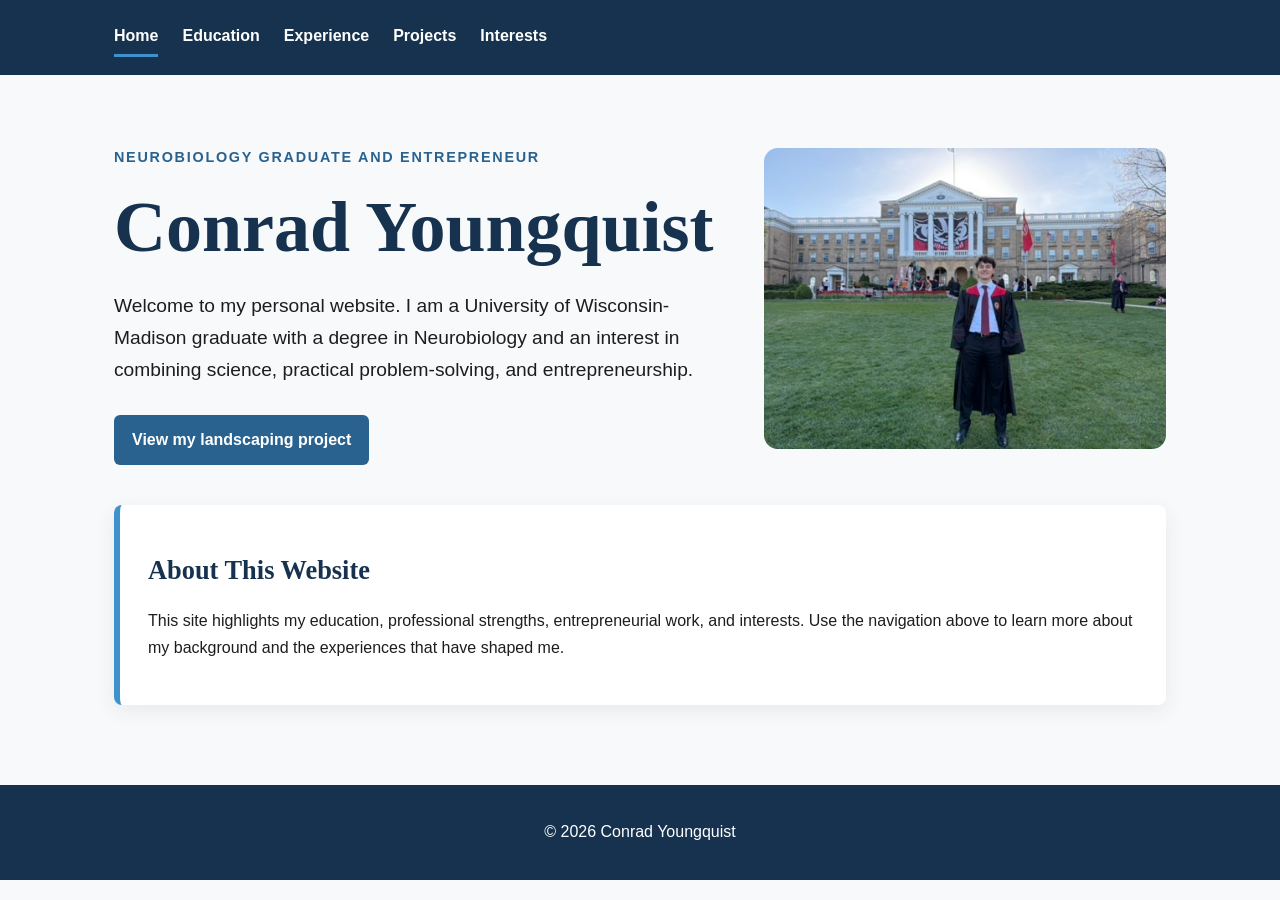
<file: index.html>
<!DOCTYPE html>
<html lang="en">
<head>
    <meta charset="UTF-8">
    <meta name="viewport" content="width=device-width, initial-scale=1.0">
    <title>Home | Conrad Youngquist</title>
    <link rel="stylesheet" href="css/style.css">
</head>
<body>
    <header>
        <nav aria-label="Main navigation">
            <a class="current" href="index.html">Home</a>
            <a href="education/education.html">Education</a>
            <a href="experience/experience.html">Experience</a>
            <a href="projects/projects.html">Projects</a>
            <a href="interests/interests.html">Interests</a>
        </nav>
    </header>

    <main>
        <section class="hero">
            <div>
                <p class="eyebrow">Neurobiology graduate and entrepreneur</p>
                <h1>Conrad Youngquist</h1>
                <p class="lead">Welcome to my personal website. I am a University of Wisconsin-Madison graduate with a degree in Neurobiology and an interest in combining science, practical problem-solving, and entrepreneurship.</p>
                <a class="button" href="projects/projects.html">View my landscaping project</a>
            </div>
            <img src="images/graduation.jpeg" alt="Conrad Youngquist wearing graduation regalia in front of Bascom Hall at the University of Wisconsin-Madison">
        </section>

        <section class="card">
            <h2>About This Website</h2>
            <p>This site highlights my education, professional strengths, entrepreneurial work, and interests. Use the navigation above to learn more about my background and the experiences that have shaped me.</p>
        </section>
    </main>

    <footer><p>&copy; 2026 Conrad Youngquist</p></footer>
</body>
</html>
</file>
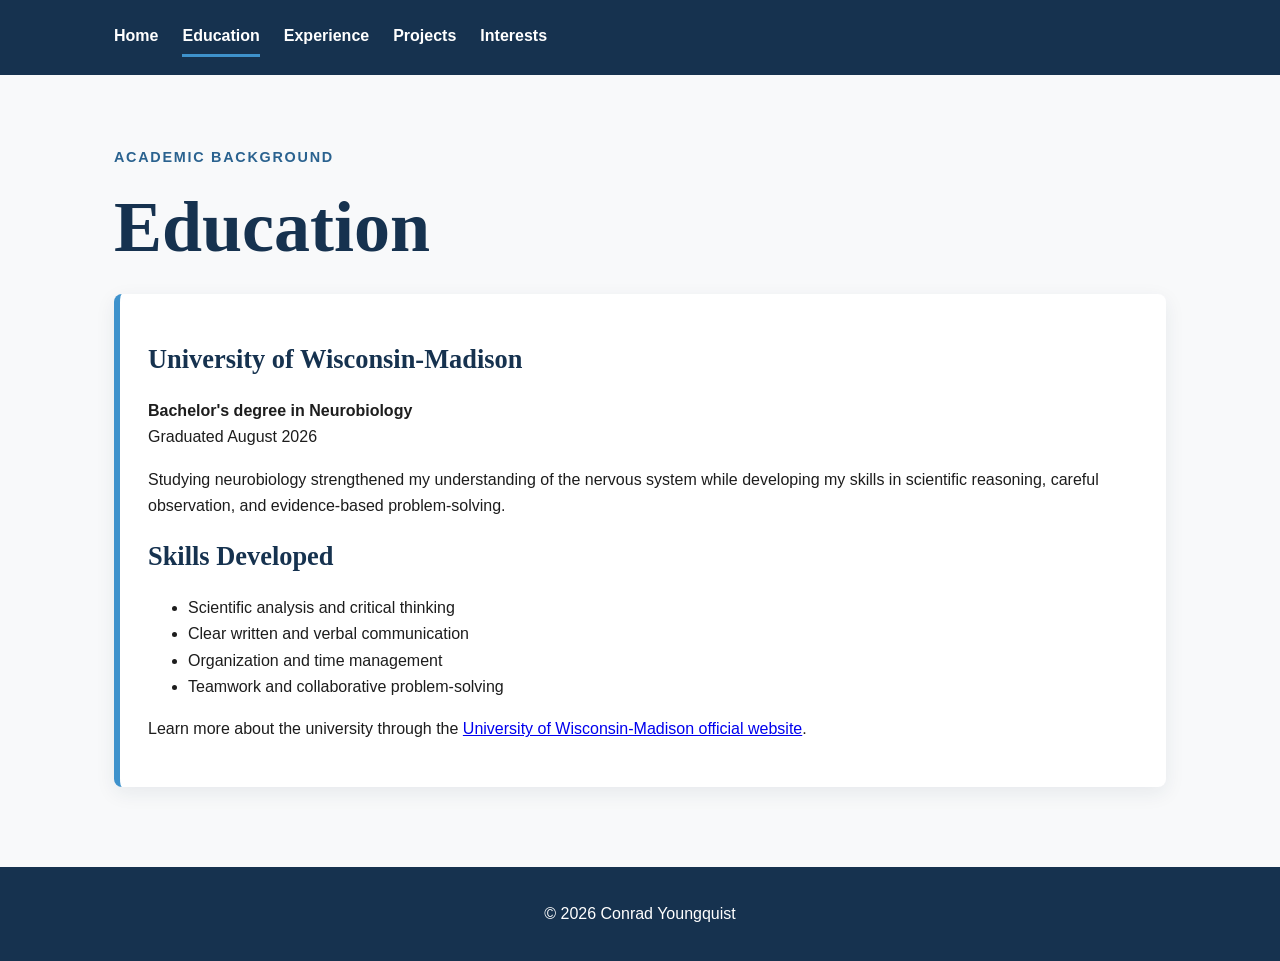
<file: education/education.html>
<!DOCTYPE html>
<html lang="en">
<head>
    <meta charset="UTF-8">
    <meta name="viewport" content="width=device-width, initial-scale=1.0">
    <title>Education | Conrad Youngquist</title>
    <link rel="stylesheet" href="../css/style.css">
</head>
<body>
    <header>
        <nav aria-label="Main navigation">
            <a href="../index.html">Home</a>
            <a class="current" href="education.html">Education</a>
            <a href="../experience/experience.html">Experience</a>
            <a href="../projects/projects.html">Projects</a>
            <a href="../interests/interests.html">Interests</a>
        </nav>
    </header>

    <main>
        <p class="eyebrow">Academic background</p>
        <h1>Education</h1>
        <section class="card">
            <h2>University of Wisconsin-Madison</h2>
            <p><strong>Bachelor's degree in Neurobiology</strong><br>Graduated August 2026</p>
            <p>Studying neurobiology strengthened my understanding of the nervous system while developing my skills in scientific reasoning, careful observation, and evidence-based problem-solving.</p>
            <h2>Skills Developed</h2>
            <ul>
                <li>Scientific analysis and critical thinking</li>
                <li>Clear written and verbal communication</li>
                <li>Organization and time management</li>
                <li>Teamwork and collaborative problem-solving</li>
            </ul>
            <p>Learn more about the university through the <a href="https://www.wisc.edu/">University of Wisconsin-Madison official website</a>.</p>
        </section>
    </main>

    <footer><p>&copy; 2026 Conrad Youngquist</p></footer>
</body>
</html>
</file>
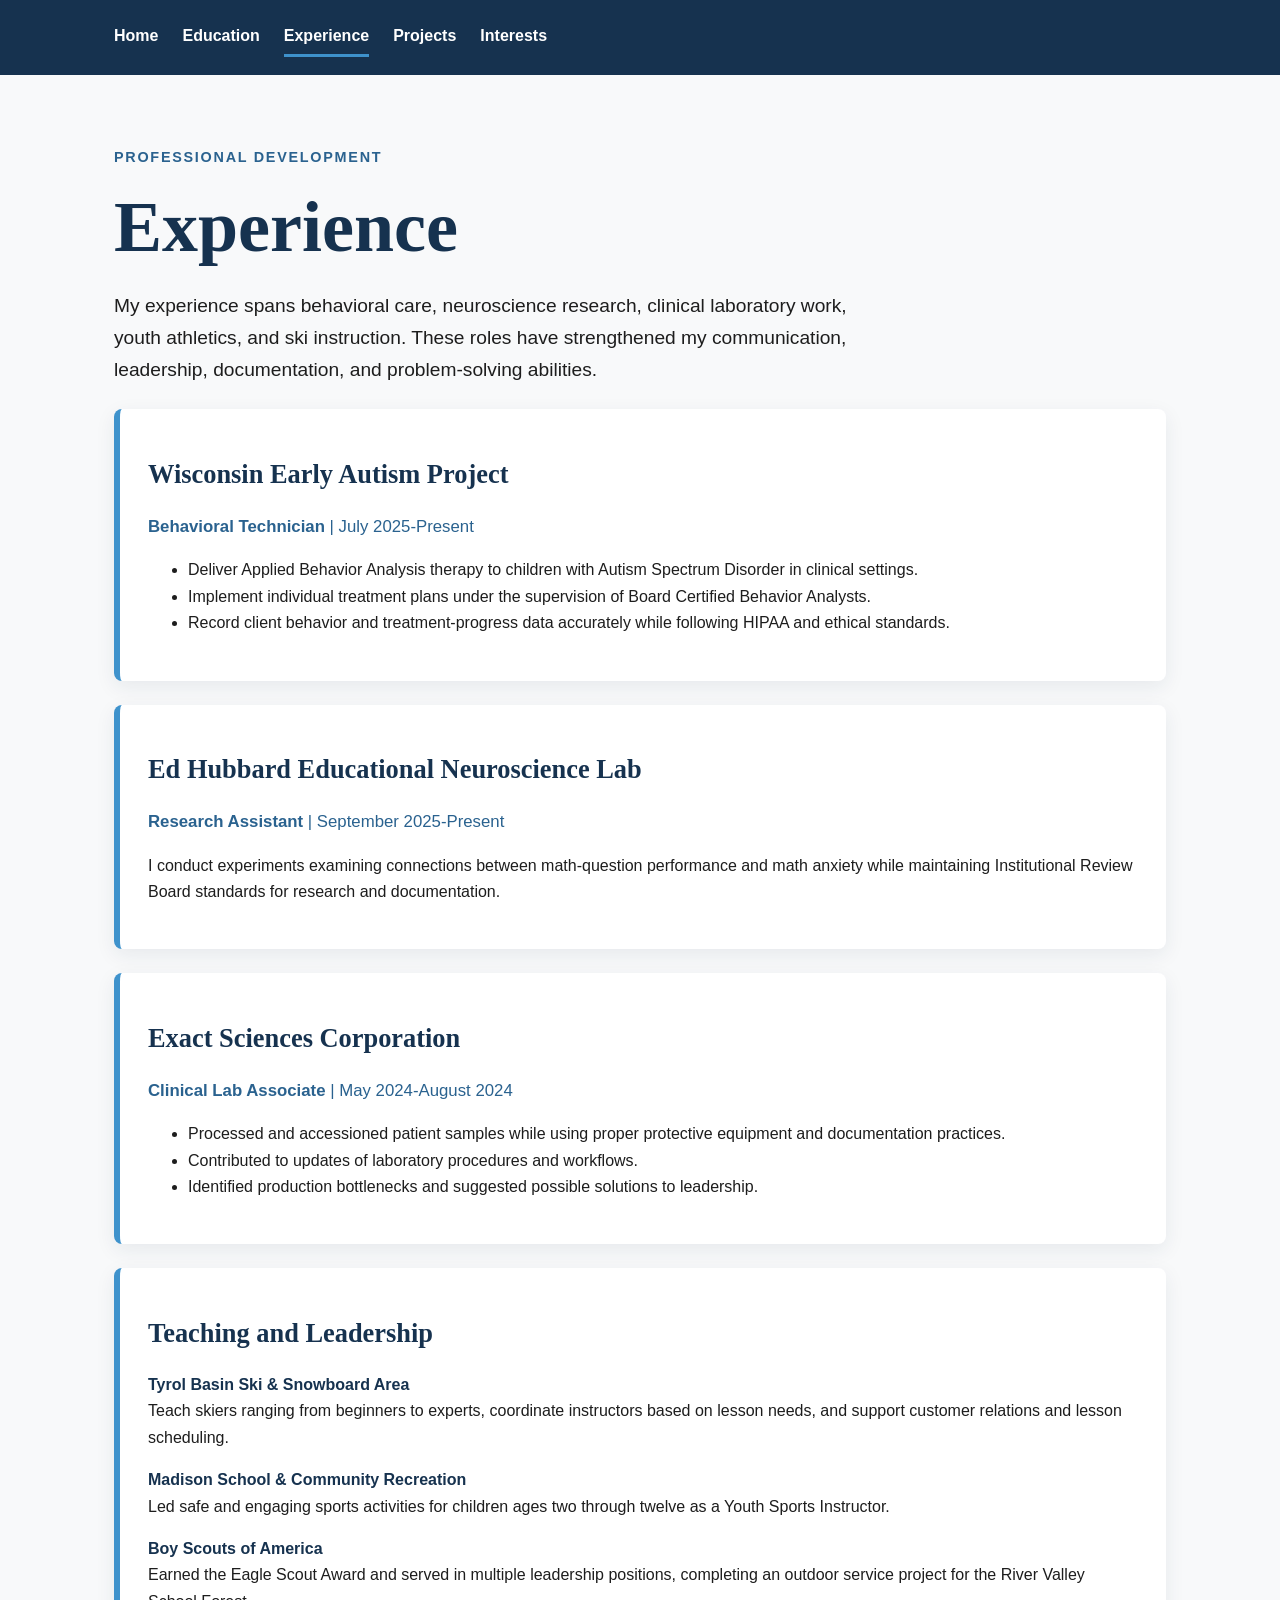
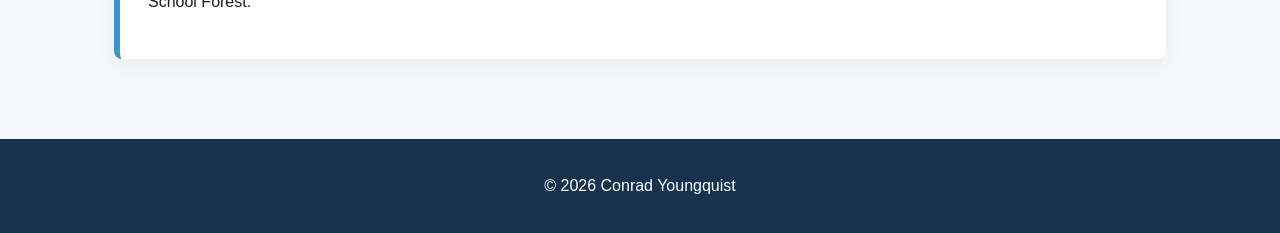
<file: experience/experience.html>
<!DOCTYPE html>
<html lang="en">
<head>
    <meta charset="UTF-8">
    <meta name="viewport" content="width=device-width, initial-scale=1.0">
    <title>Experience | Conrad Youngquist</title>
    <link rel="stylesheet" href="../css/style.css">
</head>
<body>
    <header>
        <nav aria-label="Main navigation">
            <a href="../index.html">Home</a>
            <a href="../education/education.html">Education</a>
            <a class="current" href="experience.html">Experience</a>
            <a href="../projects/projects.html">Projects</a>
            <a href="../interests/interests.html">Interests</a>
        </nav>
    </header>

    <main>
        <p class="eyebrow">Professional development</p>
        <h1>Experience</h1>
        <p class="lead">My experience spans behavioral care, neuroscience research, clinical laboratory work, youth athletics, and ski instruction. These roles have strengthened my communication, leadership, documentation, and problem-solving abilities.</p>

        <section class="card">
            <h2>Wisconsin Early Autism Project</h2>
            <p class="job-meta"><strong>Behavioral Technician</strong> | July 2025-Present</p>
            <ul>
                <li>Deliver Applied Behavior Analysis therapy to children with Autism Spectrum Disorder in clinical settings.</li>
                <li>Implement individual treatment plans under the supervision of Board Certified Behavior Analysts.</li>
                <li>Record client behavior and treatment-progress data accurately while following HIPAA and ethical standards.</li>
            </ul>
        </section>

        <section class="card">
            <h2>Ed Hubbard Educational Neuroscience Lab</h2>
            <p class="job-meta"><strong>Research Assistant</strong> | September 2025-Present</p>
            <p>I conduct experiments examining connections between math-question performance and math anxiety while maintaining Institutional Review Board standards for research and documentation.</p>
        </section>

        <section class="card">
            <h2>Exact Sciences Corporation</h2>
            <p class="job-meta"><strong>Clinical Lab Associate</strong> | May 2024-August 2024</p>
            <ul>
                <li>Processed and accessioned patient samples while using proper protective equipment and documentation practices.</li>
                <li>Contributed to updates of laboratory procedures and workflows.</li>
                <li>Identified production bottlenecks and suggested possible solutions to leadership.</li>
            </ul>
        </section>

        <section class="card">
            <h2>Teaching and Leadership</h2>
            <dl>
                <dt>Tyrol Basin Ski &amp; Snowboard Area</dt>
                <dd>Teach skiers ranging from beginners to experts, coordinate instructors based on lesson needs, and support customer relations and lesson scheduling.</dd>
                <dt>Madison School &amp; Community Recreation</dt>
                <dd>Led safe and engaging sports activities for children ages two through twelve as a Youth Sports Instructor.</dd>
                <dt>Boy Scouts of America</dt>
                <dd>Earned the Eagle Scout Award and served in multiple leadership positions, completing an outdoor service project for the River Valley School Forest.</dd>
            </dl>
        </section>
    </main>

    <footer><p>&copy; 2026 Conrad Youngquist</p></footer>
</body>
</html>
</file>
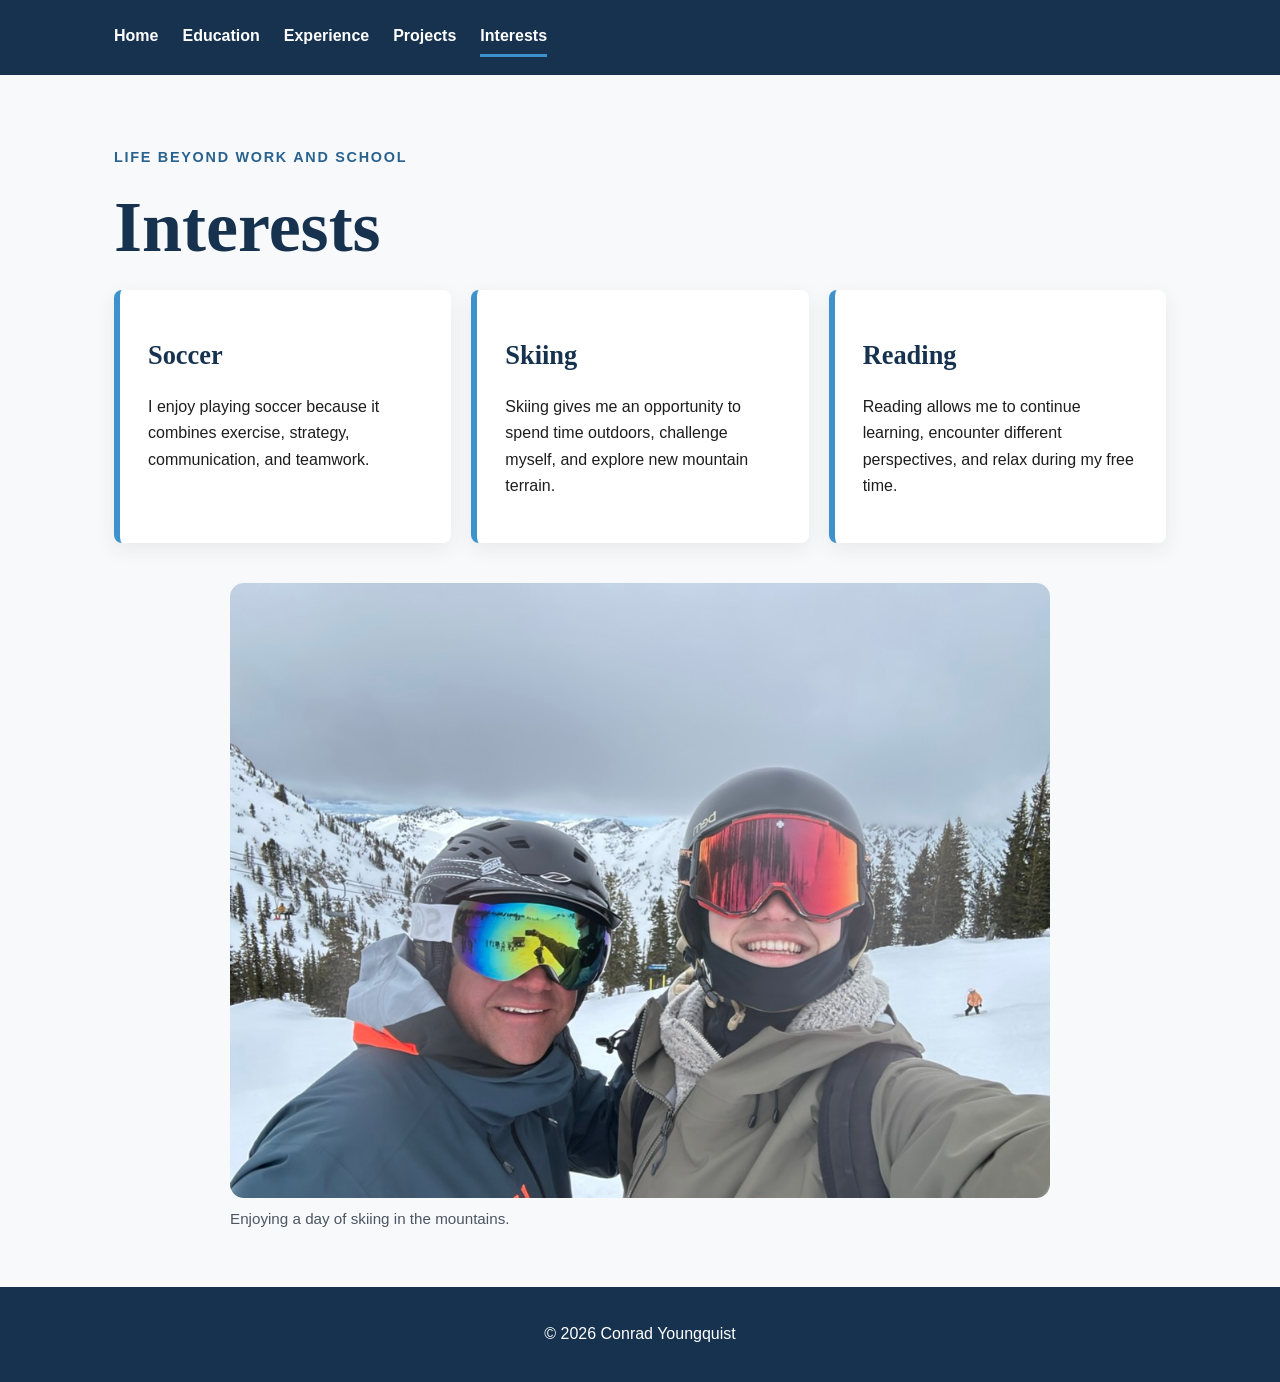
<file: interests/interests.html>
<!DOCTYPE html>
<html lang="en">
<head>
    <meta charset="UTF-8">
    <meta name="viewport" content="width=device-width, initial-scale=1.0">
    <title>Interests | Conrad Youngquist</title>
    <link rel="stylesheet" href="../css/style.css">
</head>
<body>
    <header>
        <nav aria-label="Main navigation">
            <a href="../index.html">Home</a>
            <a href="../education/education.html">Education</a>
            <a href="../experience/experience.html">Experience</a>
            <a href="../projects/projects.html">Projects</a>
            <a class="current" href="interests.html">Interests</a>
        </nav>
    </header>

    <main>
        <p class="eyebrow">Life beyond work and school</p>
        <h1>Interests</h1>
        <section class="interest-grid">
            <article class="card">
                <h2>Soccer</h2>
                <p>I enjoy playing soccer because it combines exercise, strategy, communication, and teamwork.</p>
            </article>
            <article class="card">
                <h2>Skiing</h2>
                <p>Skiing gives me an opportunity to spend time outdoors, challenge myself, and explore new mountain terrain.</p>
            </article>
            <article class="card">
                <h2>Reading</h2>
                <p>Reading allows me to continue learning, encounter different perspectives, and relax during my free time.</p>
            </article>
        </section>
        <figure class="wide-photo">
            <img src="../images/skiing.jpeg" alt="Conrad Youngquist and a companion wearing helmets and goggles on a snowy ski mountain">
            <figcaption>Enjoying a day of skiing in the mountains.</figcaption>
        </figure>
    </main>

    <footer><p>&copy; 2026 Conrad Youngquist</p></footer>
</body>
</html>
</file>
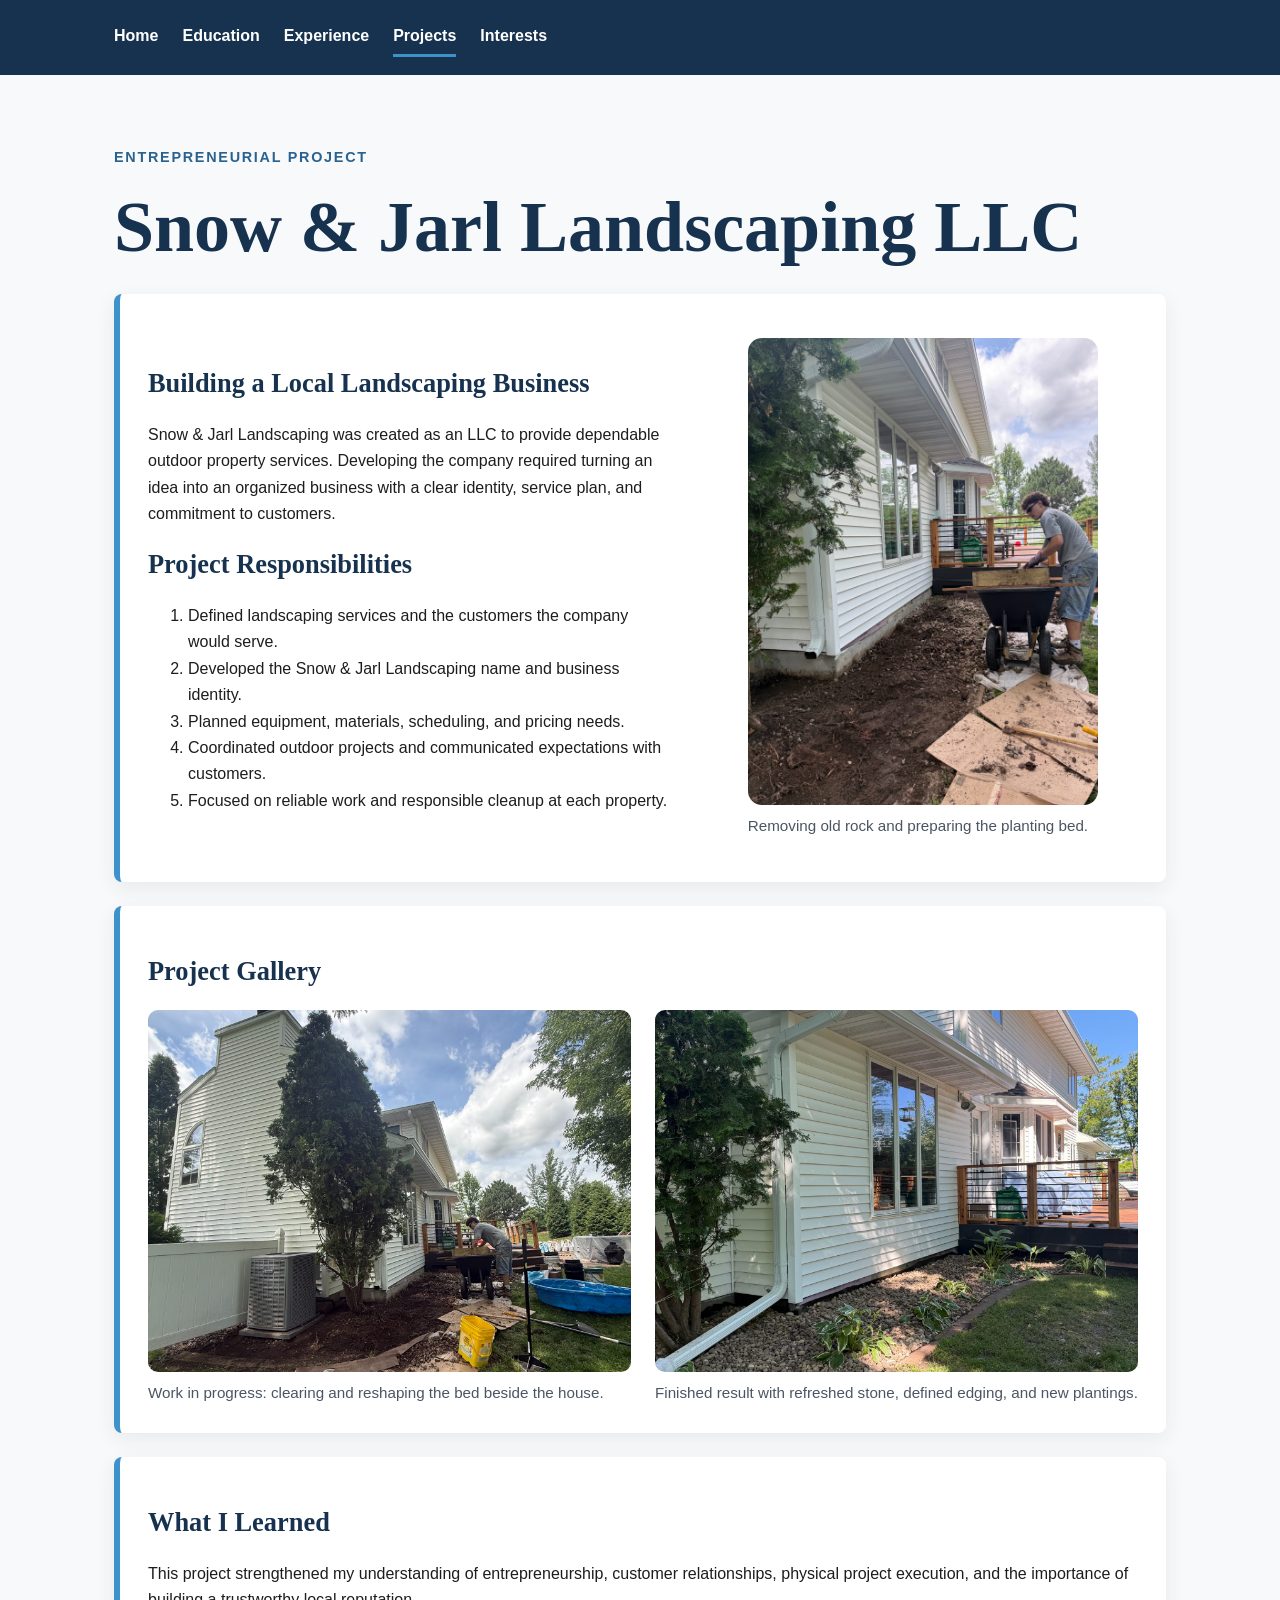
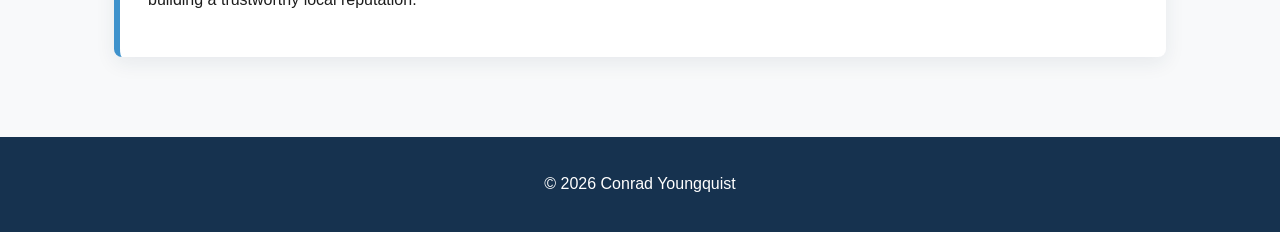
<file: projects/projects.html>
<!DOCTYPE html>
<html lang="en">
<head>
    <meta charset="UTF-8">
    <meta name="viewport" content="width=device-width, initial-scale=1.0">
    <title>Projects | Conrad Youngquist</title>
    <link rel="stylesheet" href="../css/style.css">
</head>
<body>
    <header>
        <nav aria-label="Main navigation">
            <a href="../index.html">Home</a>
            <a href="../education/education.html">Education</a>
            <a href="../experience/experience.html">Experience</a>
            <a class="current" href="projects.html">Projects</a>
            <a href="../interests/interests.html">Interests</a>
        </nav>
    </header>

    <main>
        <p class="eyebrow">Entrepreneurial project</p>
        <h1>Snow &amp; Jarl Landscaping LLC</h1>
        <section class="project-layout card">
            <div>
                <h2>Building a Local Landscaping Business</h2>
                <p>Snow &amp; Jarl Landscaping was created as an LLC to provide dependable outdoor property services. Developing the company required turning an idea into an organized business with a clear identity, service plan, and commitment to customers.</p>
                <h2>Project Responsibilities</h2>
                <ol>
                    <li>Defined landscaping services and the customers the company would serve.</li>
                    <li>Developed the Snow &amp; Jarl Landscaping name and business identity.</li>
                    <li>Planned equipment, materials, scheduling, and pricing needs.</li>
                    <li>Coordinated outdoor projects and communicated expectations with customers.</li>
                    <li>Focused on reliable work and responsible cleanup at each property.</li>
                </ol>
            </div>
            <figure>
                <img src="../images/landscaping-in-progress-close.jpeg" alt="Conrad removing old landscaping rock beside a house using a wheelbarrow">
                <figcaption>Removing old rock and preparing the planting bed.</figcaption>
            </figure>
        </section>
        <section class="card">
            <h2>Project Gallery</h2>
            <div class="project-gallery">
                <figure>
                    <img src="../images/landscaping-in-progress-wide.jpeg" alt="Wide view of landscaping work in progress beside a house with tools and materials organized nearby">
                    <figcaption>Work in progress: clearing and reshaping the bed beside the house.</figcaption>
                </figure>
                <figure>
                    <img src="../images/landscaping-finished.jpeg" alt="Completed landscaping bed with clean rock coverage, curved edging, and evenly spaced hosta plants">
                    <figcaption>Finished result with refreshed stone, defined edging, and new plantings.</figcaption>
                </figure>
            </div>
        </section>
        <section class="card">
            <h2>What I Learned</h2>
            <p>This project strengthened my understanding of entrepreneurship, customer relationships, physical project execution, and the importance of building a trustworthy local reputation.</p>
        </section>
    </main>

    <footer><p>&copy; 2026 Conrad Youngquist</p></footer>
</body>
</html>
</file>
<file: css/style.css>
:root {
    --navy: #16324f;
    --blue: #2a628f;
    --light-blue: #3e92cc;
    --off-white: #f8f9fa;
    --charcoal: #1d1d1d;
    --white: #ffffff;
}

* { box-sizing: border-box; }

body {
    margin: 0;
    background-color: var(--off-white);
    color: var(--charcoal);
    font-family: Arial, sans-serif;
    line-height: 1.65;
}

header { background-color: var(--navy); }

nav {
    max-width: 1100px;
    margin: 0 auto;
    padding: 18px 24px;
    display: flex;
    flex-wrap: wrap;
    gap: 10px 24px;
}

nav a {
    color: var(--white);
    font-weight: bold;
    text-decoration: none;
    padding: 5px 0;
    border-bottom: 3px solid transparent;
}

nav a:hover,
nav a:focus,
nav a.current { border-bottom-color: var(--light-blue); }

main {
    max-width: 1100px;
    margin: 0 auto;
    padding: 56px 24px;
}

h1,
h2 {
    font-family: Georgia, "Times New Roman", serif;
    color: var(--navy);
    line-height: 1.2;
}

h1 { font-size: clamp(2.3rem, 6vw, 4.5rem); margin: 0 0 20px; }
h2 { font-size: 1.65rem; }

.eyebrow {
    color: var(--blue);
    font-size: 0.9rem;
    font-weight: bold;
    letter-spacing: 0.12em;
    text-transform: uppercase;
}

.lead { font-size: 1.2rem; max-width: 760px; }

.hero {
    display: grid;
    grid-template-columns: 1.2fr 0.8fr;
    gap: 48px;
    align-items: center;
    margin-bottom: 40px;
}

.hero img,
.wide-photo img,
.project-layout img {
    display: block;
    width: 100%;
    border-radius: 14px;
}

.hero img { max-height: 500px; object-fit: cover; }

.button {
    display: inline-block;
    margin-top: 10px;
    padding: 12px 18px;
    border-radius: 6px;
    background-color: var(--blue);
    color: var(--white);
    font-weight: bold;
    text-decoration: none;
}

.button:hover,
.button:focus { background-color: var(--navy); }

.card {
    margin: 24px 0;
    padding: 28px;
    background-color: var(--white);
    border-left: 6px solid var(--light-blue);
    border-radius: 8px;
    box-shadow: 0 6px 20px rgba(22, 50, 79, 0.08);
}

.project-layout {
    display: grid;
    grid-template-columns: 1.1fr 0.9fr;
    gap: 34px;
    align-items: center;
}

.project-gallery {
    display: grid;
    grid-template-columns: repeat(2, 1fr);
    gap: 24px;
}

.project-gallery figure { margin: 0; }

.project-gallery img {
    display: block;
    width: 100%;
    aspect-ratio: 4 / 3;
    object-fit: cover;
    border-radius: 10px;
}

.interest-grid {
    display: grid;
    grid-template-columns: repeat(3, 1fr);
    gap: 20px;
}

.interest-grid .card { margin: 0; }

.wide-photo { max-width: 820px; margin: 40px auto 0; }
figcaption { margin-top: 8px; color: #4b5563; font-size: 0.95rem; }
dt { margin-top: 16px; color: var(--navy); font-weight: bold; }
dd { margin-left: 0; }
.job-meta { color: var(--blue); font-size: 1.05rem; }

footer {
    background-color: var(--navy);
    color: var(--white);
    padding: 18px 24px;
    text-align: center;
}

@media (max-width: 760px) {
    .hero,
    .project-layout,
    .project-gallery,
    .interest-grid { grid-template-columns: 1fr; }
    main { padding-top: 36px; }
}
</file>
